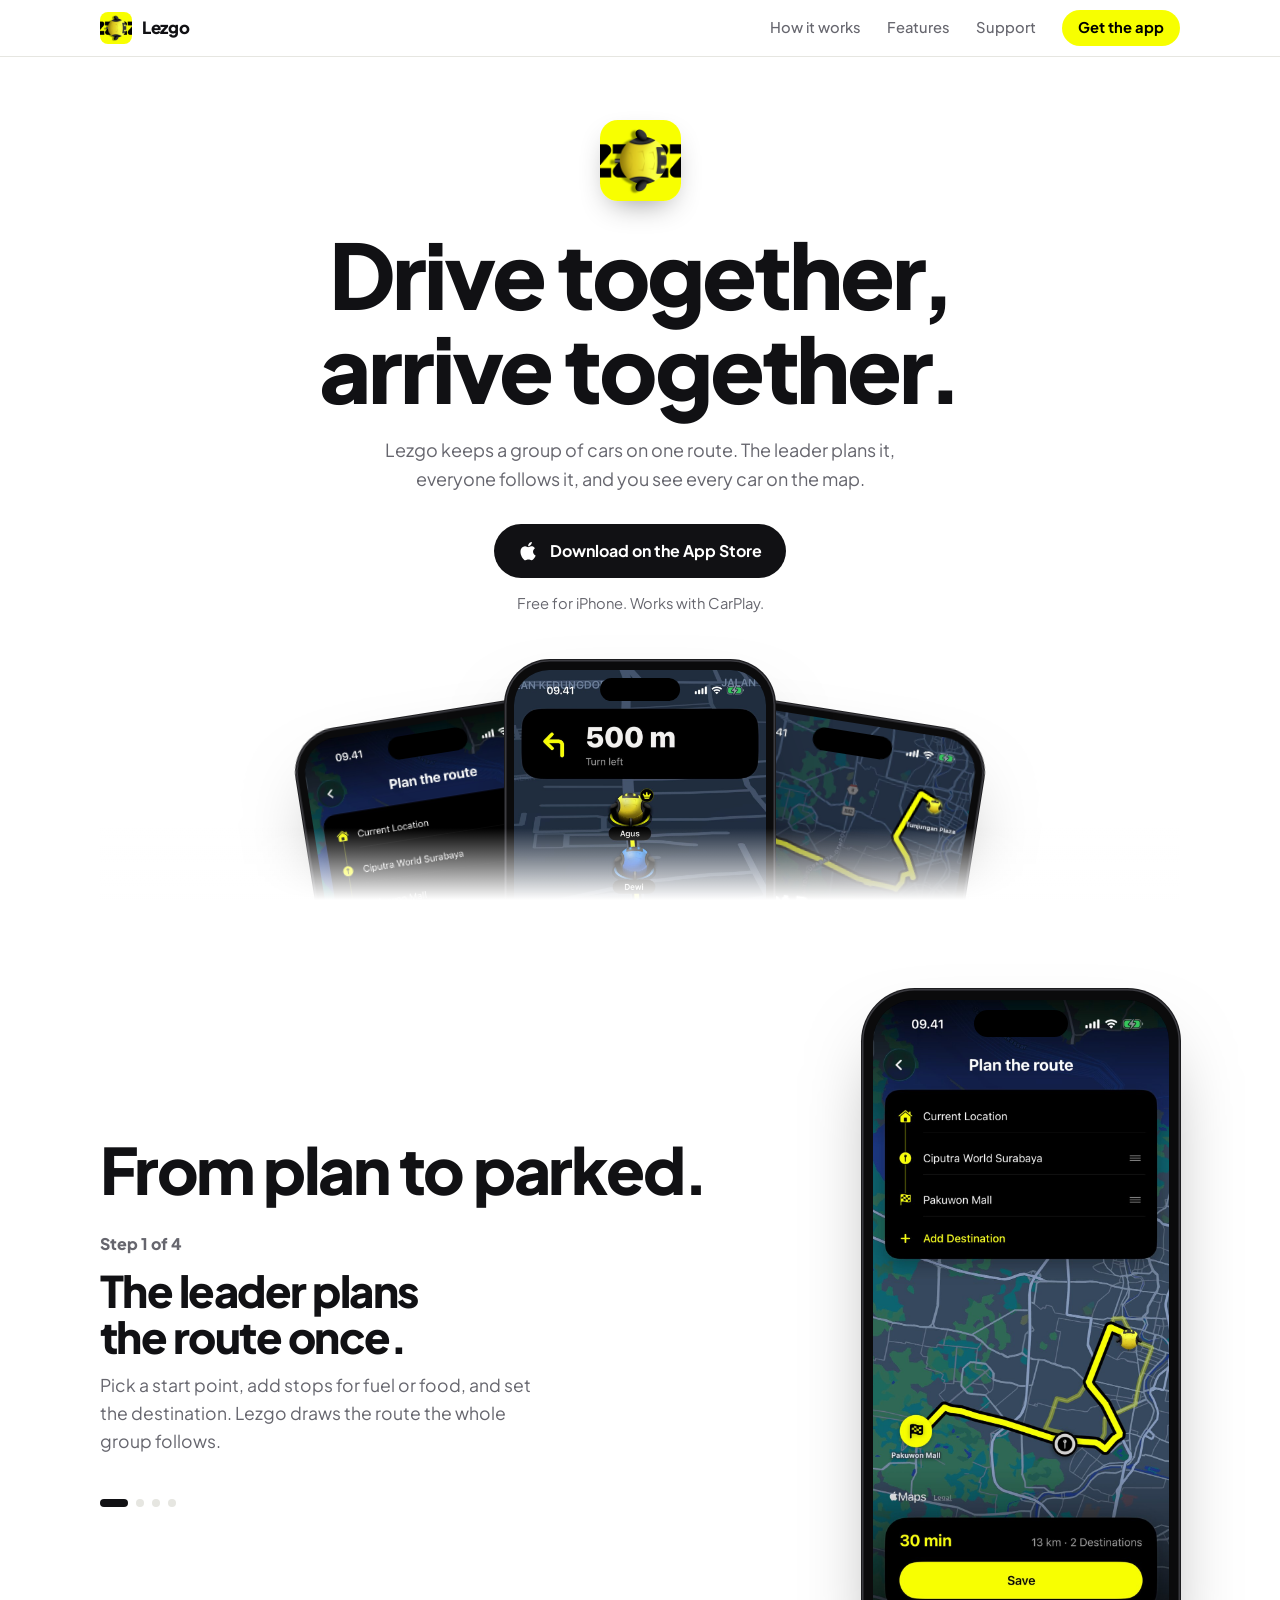
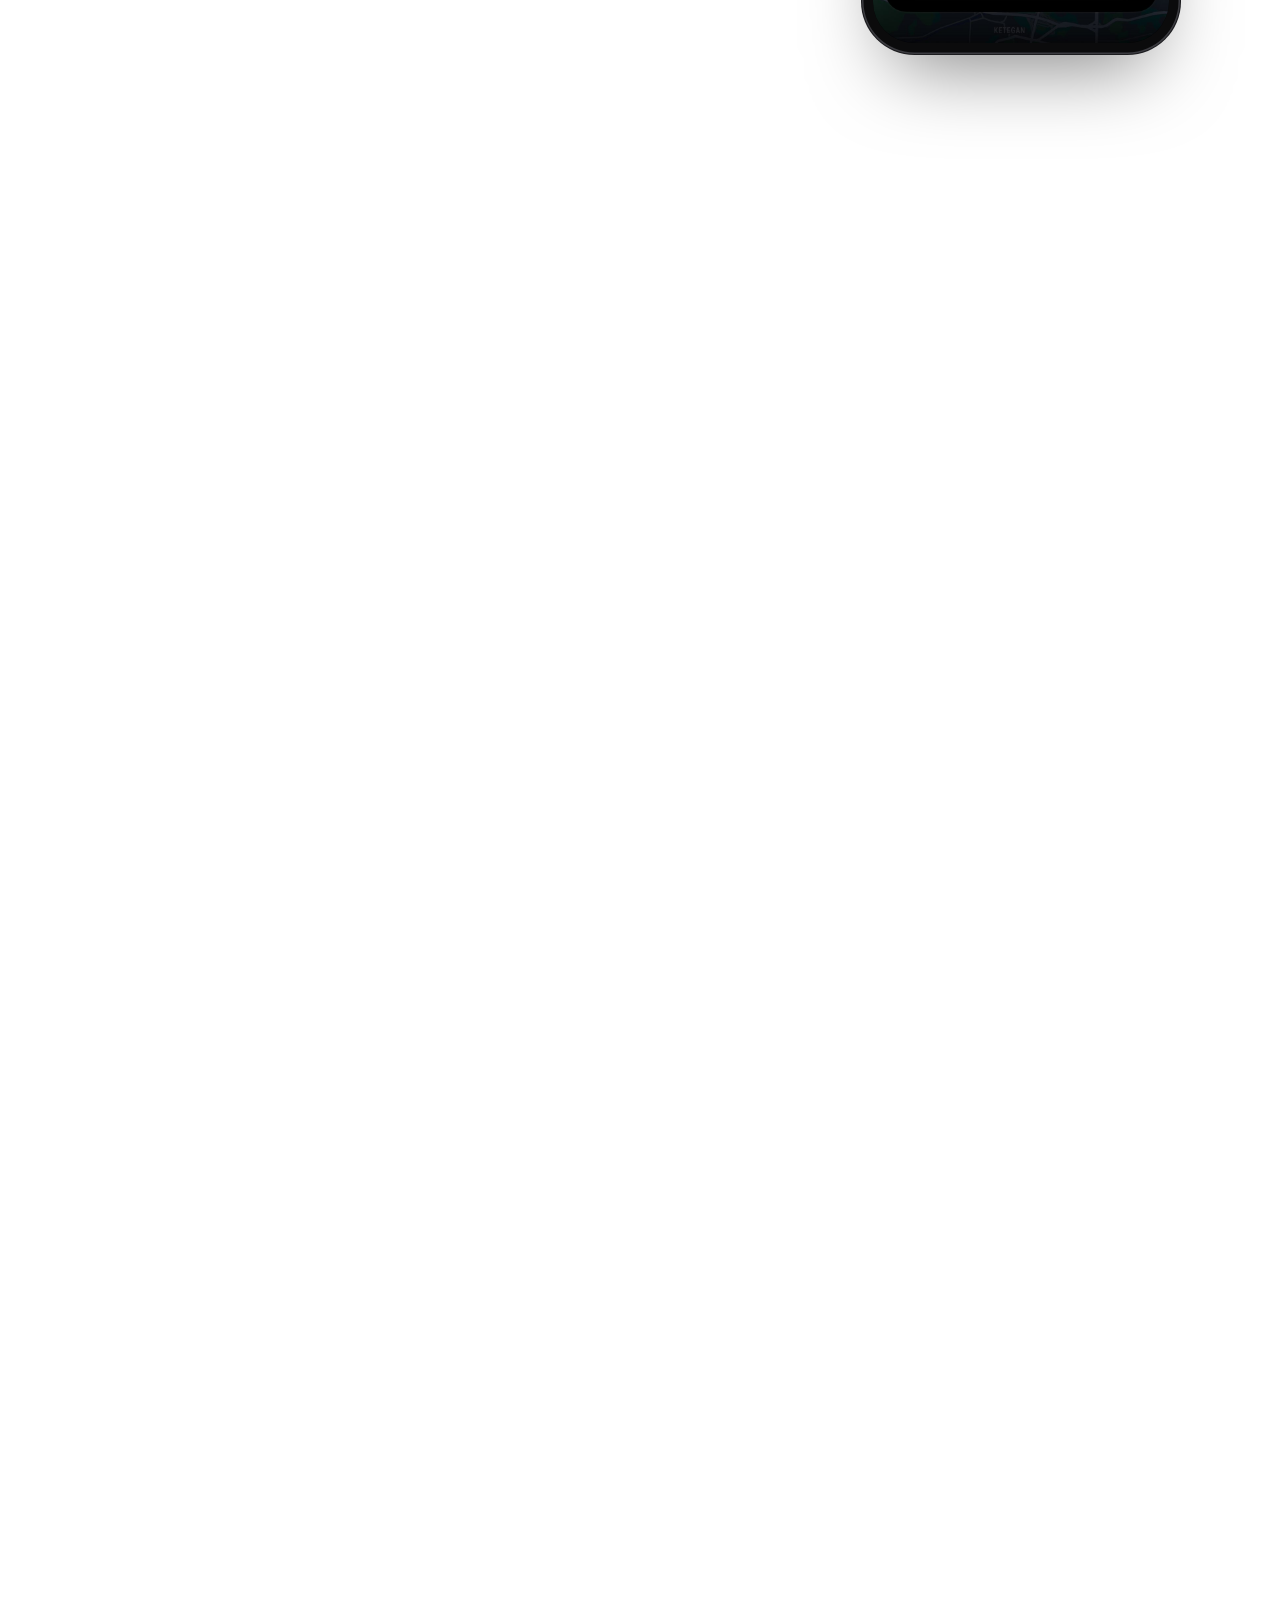
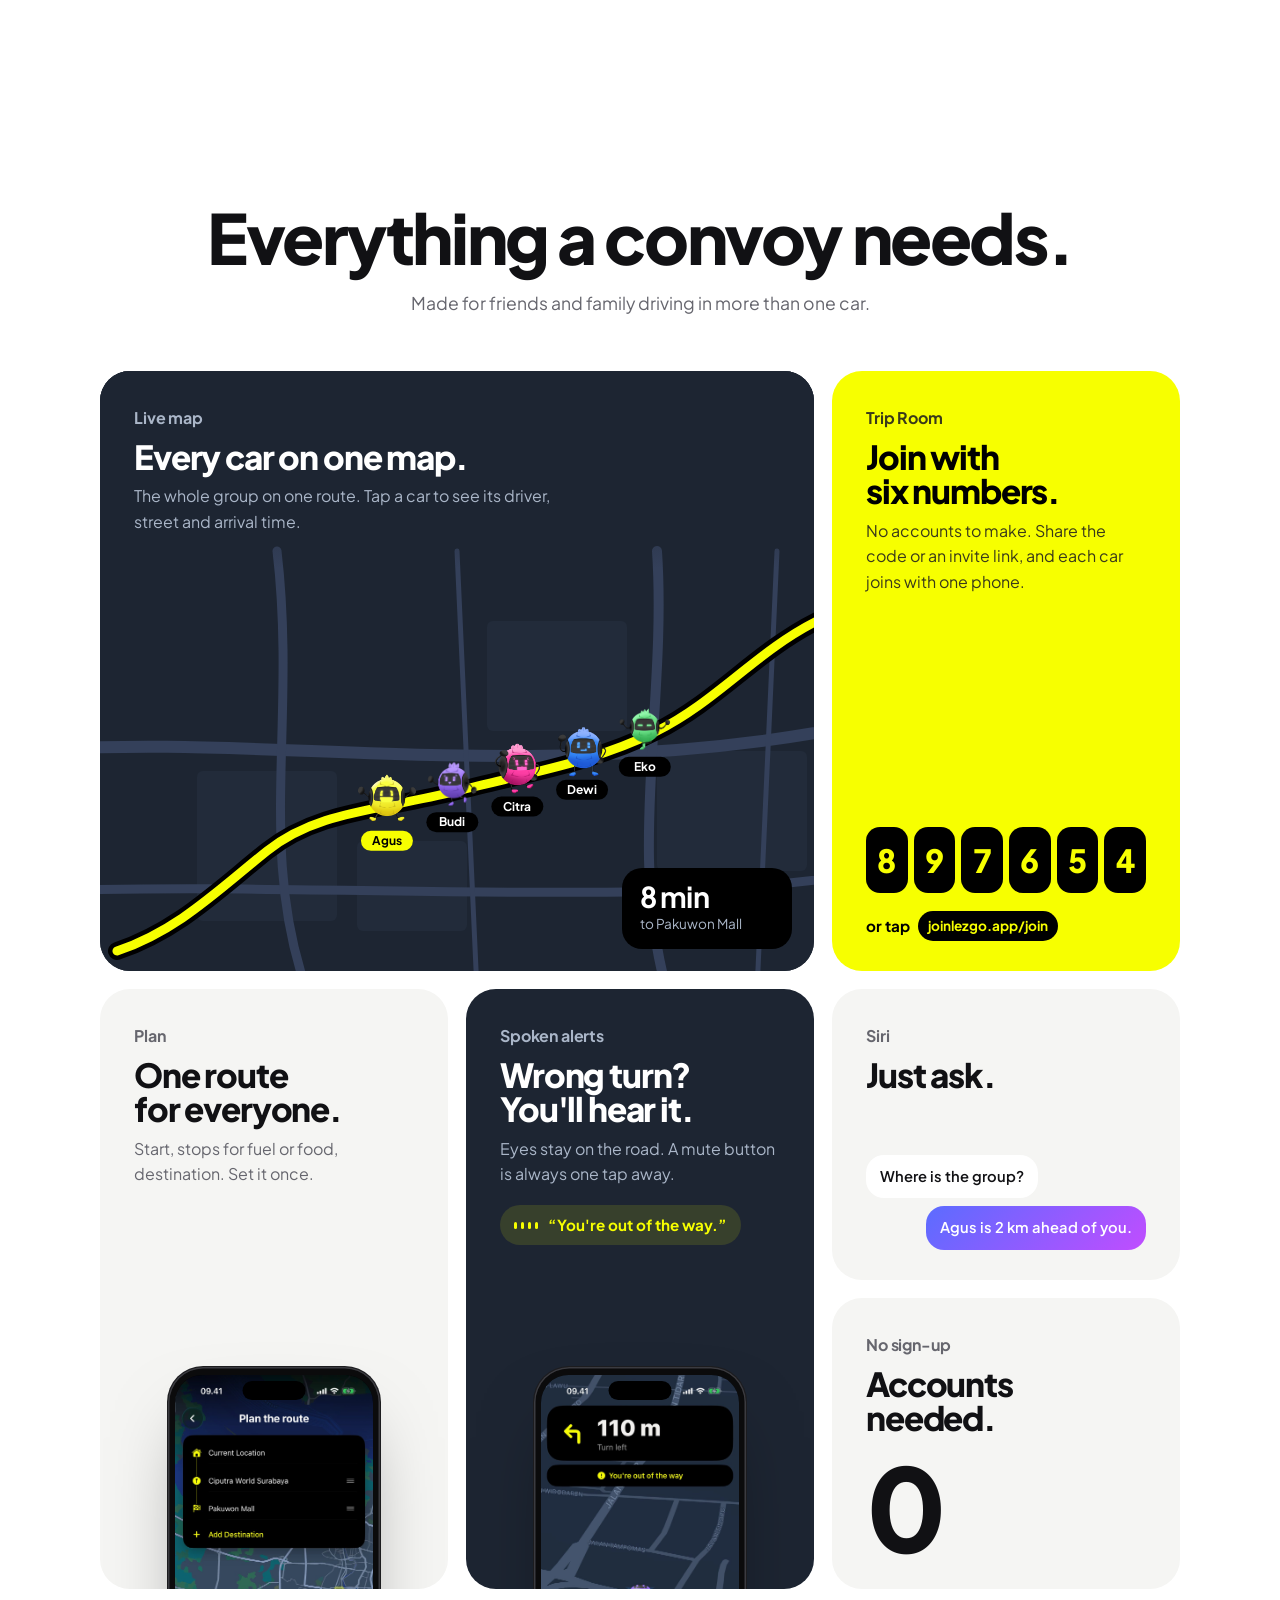
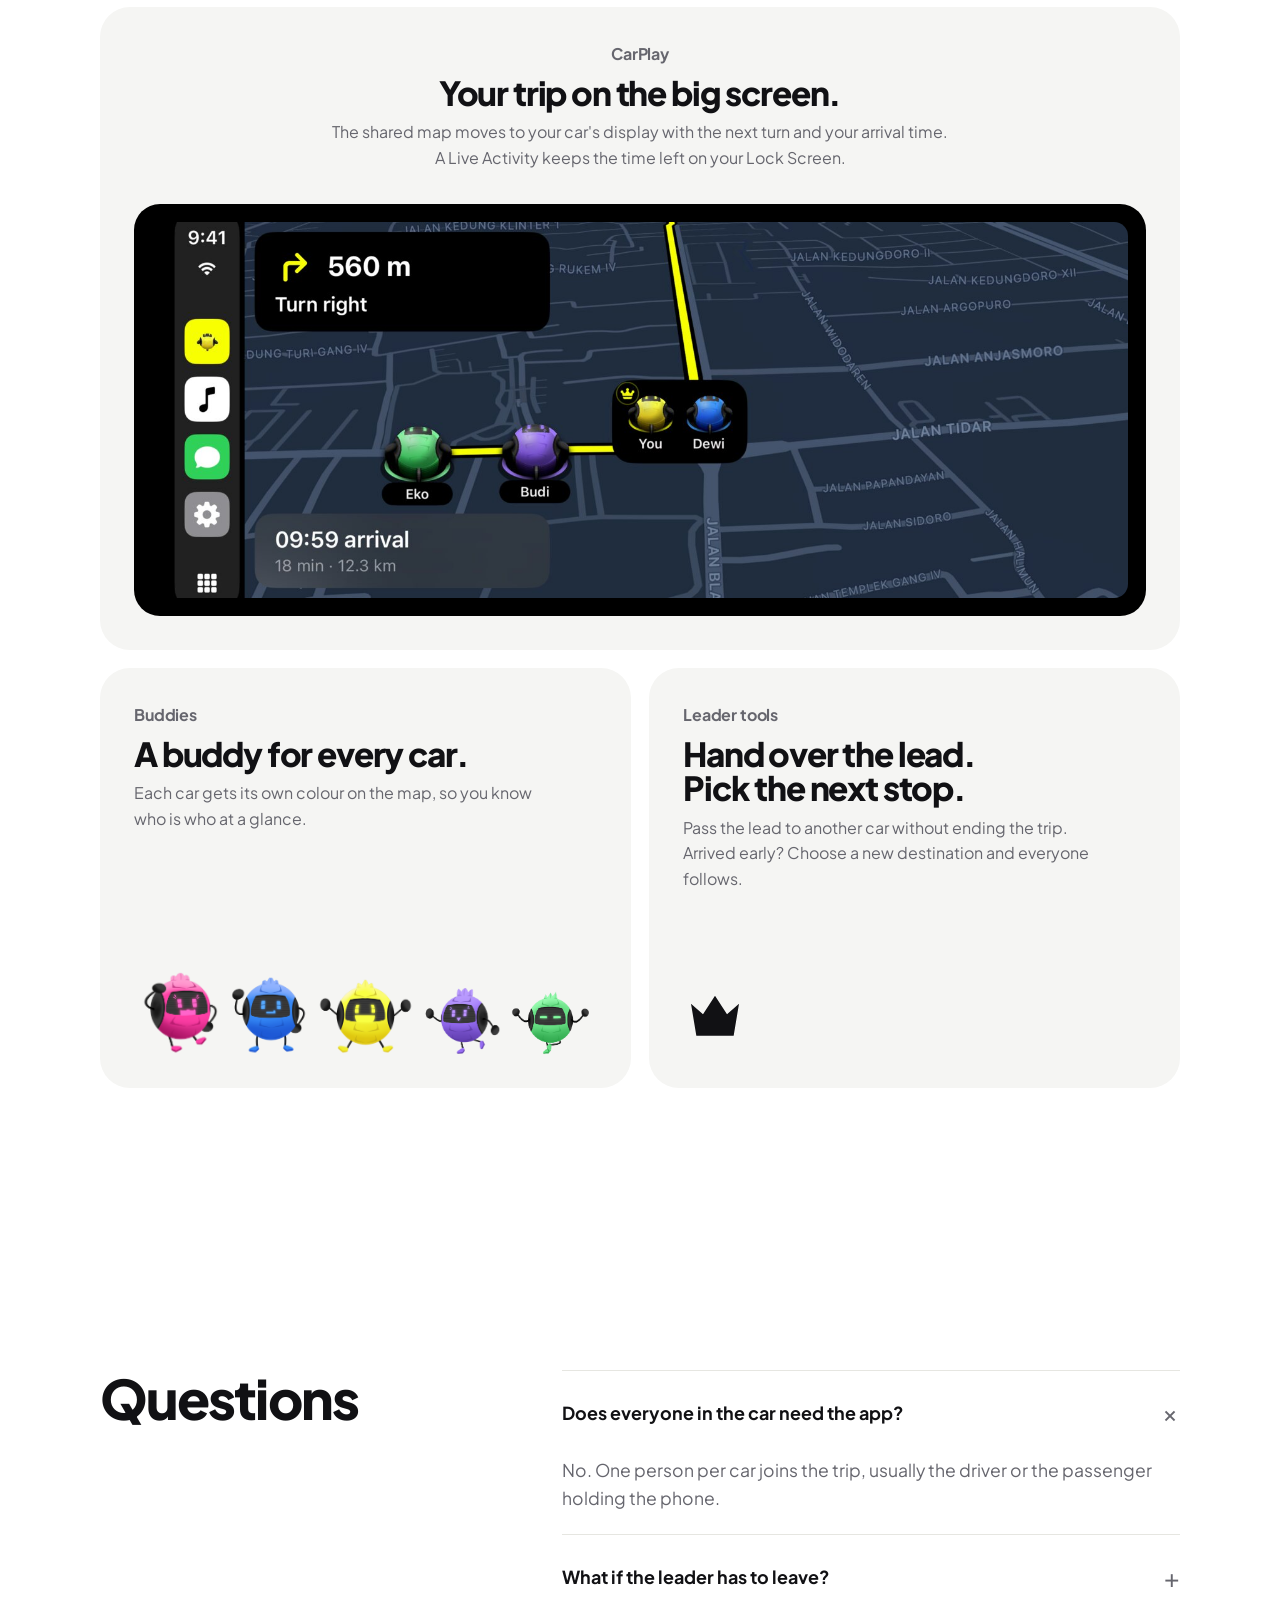
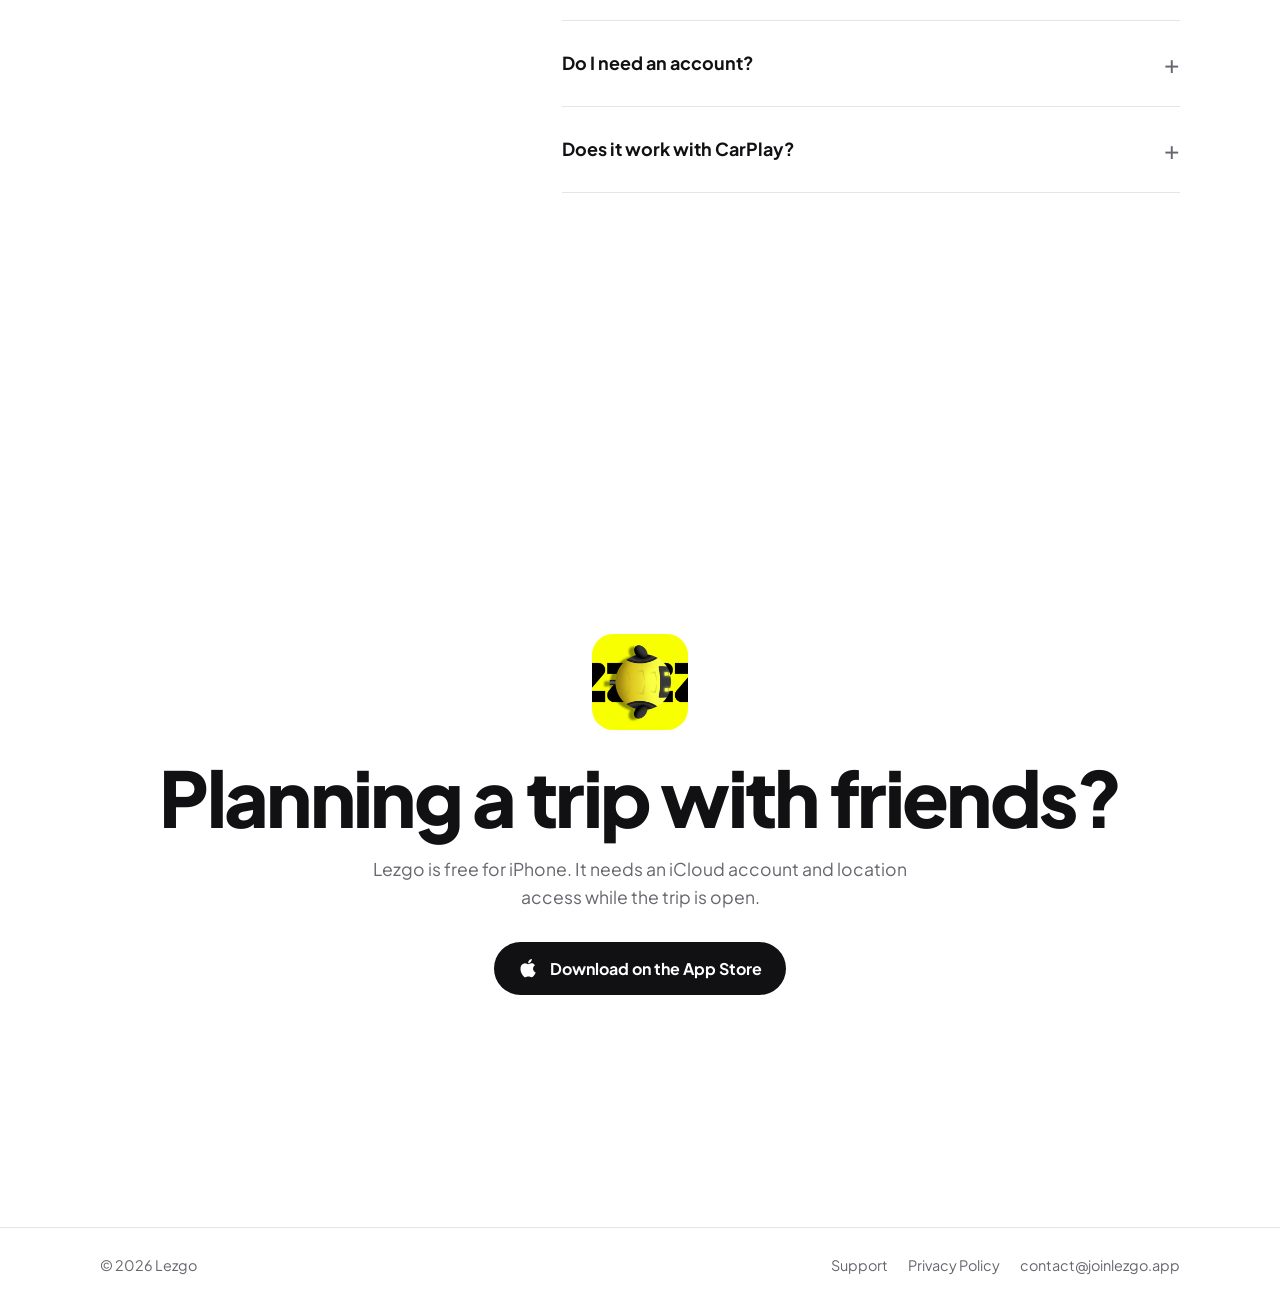
<file: index.html>
<!doctype html>
<html lang="en">
<head>
  <meta charset="utf-8">
  <meta name="viewport" content="width=device-width, initial-scale=1, viewport-fit=cover">
  <title>Lezgo: Road Trip Companion App for Group Drives</title>
  <meta name="description" content="Lezgo keeps a group of cars together on a road trip. The lead driver plans the route, and every car sees the same route and each other on the map.">
  <meta name="theme-color" content="#ffffff" media="(prefers-color-scheme: light)">
  <meta name="theme-color" content="#000000" media="(prefers-color-scheme: dark)">
  <meta name="google-site-verification" content="ezr8QoyxhpKBQfgFvhBN7sERydvG_peGl6Ruutikgs0">
  <link rel="canonical" href="https://joinlezgo.app/">
  <meta property="og:type" content="website">
  <meta property="og:site_name" content="Lezgo">
  <meta property="og:url" content="https://joinlezgo.app/">
  <meta property="og:title" content="Lezgo: Road Trip Companion App">
  <meta property="og:description" content="Plan the route once and keep every car together.">
  <meta property="og:image" content="https://joinlezgo.app/assets/og-lezgo-v2.jpg">
  <meta property="og:image:width" content="1200">
  <meta property="og:image:height" content="630">
  <meta name="twitter:card" content="summary_large_image">
  <meta name="apple-itunes-app" content="app-id=6826083177">
  <link rel="icon" href="/assets/favicon.png">
  <link rel="apple-touch-icon" href="/assets/app-icon-180.png">
  <link rel="preconnect" href="https://fonts.googleapis.com">
  <link rel="preconnect" href="https://fonts.gstatic.com" crossorigin>
  <link href="https://fonts.googleapis.com/css2?family=Plus+Jakarta+Sans:wght@400;500;600;700;800&display=swap" rel="stylesheet">
  <link rel="stylesheet" href="/styles.css">
  <script>
    // Turn on the landing page's motion before the first paint, unless the visitor asked for less motion.
    if (!matchMedia("(prefers-reduced-motion: reduce)").matches) document.documentElement.classList.add("motion");
  </script>
  <script type="application/ld+json">
{
    "@context": "https://schema.org",
    "@graph": [
      {
        "@type": "WebSite",
        "@id": "https://joinlezgo.app/#website",
        "name": "Lezgo",
        "url": "https://joinlezgo.app/"
      },
      {
        "@type": "MobileApplication",
        "name": "Lezgo: Road Trip Companion App",
        "alternateName": "Lezgo",
        "url": "https://joinlezgo.app/",
        "description": "Lezgo keeps a group of cars together on a road trip. The lead driver plans the route, and every car sees the same route and each other on the map.",
        "image": "https://joinlezgo.app/assets/app-icon-180.png",
        "operatingSystem": "iOS",
        "applicationCategory": "TravelApplication",
        "installUrl": "https://apps.apple.com/app/id6826083177",
        "sameAs": [
          "https://apps.apple.com/app/id6826083177"
        ],
        "offers": {
          "@type": "Offer",
          "price": "0",
          "priceCurrency": "USD"
        }
      },
      {
        "@type": "FAQPage",
        "mainEntity": [
          {
            "@type": "Question",
            "name": "Does everyone in the car need the app?",
            "acceptedAnswer": {
              "@type": "Answer",
              "text": "No. One person per car joins the trip, usually the driver or the passenger holding the phone."
            }
          },
          {
            "@type": "Question",
            "name": "What if the leader has to leave?",
            "acceptedAnswer": {
              "@type": "Answer",
              "text": "The leader can hand over the lead first. If the leader leaves without doing that, the trip ends for everyone."
            }
          },
          {
            "@type": "Question",
            "name": "Do I need an account?",
            "acceptedAnswer": {
              "@type": "Answer",
              "text": "No. Lezgo uses your iCloud account and needs location access only while the trip is open."
            }
          },
          {
            "@type": "Question",
            "name": "Does it work with CarPlay?",
            "acceptedAnswer": {
              "@type": "Answer",
              "text": "Yes. Plug in your iPhone and the shared map appears on your car's screen."
            }
          }
        ]
      }
    ]
  }
  </script>
</head>
<body>
  <a class="skip" href="#main">Skip to content</a>

  <header class="top">
    <div class="wrap">
      <a class="brand" href="/"><img src="/assets/app-icon-180.png" alt="" width="180" height="180">Lezgo</a>
      <nav aria-label="Site"><a href="#how">How it works</a><a href="#features">Features</a><a href="/support">Support</a><a class="get" href="https://apps.apple.com/app/id6826083177">Get the app</a></nav>
    </div>
  </header>

<main id="main">
  <section class="hero wrap" aria-labelledby="hero-title">
    <img class="icon rise-in" src="/assets/app-icon-180.png" alt="" width="180" height="180">
    <h1 class="rise-in" id="hero-title">Drive together, arrive together.</h1>
    <p class="rise-in">Lezgo keeps a group of cars on one route. The leader plans it, everyone follows it, and you see every car on the map.</p>
    <div class="rise-in"><a class="store" href="https://apps.apple.com/app/id6826083177"><svg viewBox="0 0 24 24" fill="currentColor" aria-hidden="true"><path d="M16.4 12.6c0-2.4 2-3.6 2.1-3.7-1.2-1.7-3-1.9-3.6-2-1.5-.2-3 .9-3.8.9-.8 0-2-.9-3.3-.9-1.7 0-3.3 1-4.2 2.5-1.8 3.1-.5 7.7 1.3 10.2.9 1.2 1.9 2.6 3.2 2.6 1.3-.1 1.8-.8 3.3-.8s2 .8 3.3.8c1.4 0 2.3-1.3 3.1-2.5 1-1.4 1.4-2.8 1.4-2.9-.1 0-2.8-1-2.8-4.2zM14 5.3c.7-.8 1.2-2 1-3.1-1 0-2.2.7-2.9 1.5-.6.7-1.2 1.9-1 3 1.1.1 2.2-.6 2.9-1.4z"/></svg>Download on the App Store</a></div>
    <div class="meta rise-in">Free for iPhone. Works with CarPlay.</div>
    <div class="fan" aria-hidden="true">
      <div class="phone left"><div class="screen"><img src="/assets/app-v2-plan-route.jpg" alt="" width="900" height="1957"></div></div>
      <div class="phone middle"><div class="screen"><img src="/assets/app-v2-trip-map.jpg" alt="" width="900" height="1957"></div></div>
      <div class="phone right"><div class="screen"><img src="/assets/app-v2-trip-room.jpg" alt="" width="900" height="1957"></div></div>
    </div>
  </section>

  <section class="story" id="how" aria-labelledby="how-title">
    <div class="story-pin wrap">
      <div class="story-copy">
        <h2 id="how-title">From plan to parked.</h2>
        <div class="below">
          <div class="steps">
            <article class="step"><span class="count">Step 1 of 4</span><h3>The leader plans the route once.</h3><p>Pick a start point, add stops for fuel or food, and set the destination. Lezgo draws the route the whole group follows.</p></article>
            <article class="step"><span class="count">Step 2 of 4</span><h3>Friends join with a 6-digit code.</h3><p>Share the room code or an invite link. One phone per car. Check the route and who is coming before you set off.</p></article>
            <article class="step"><span class="count">Step 3 of 4</span><h3>Every car on one map.</h3><p>Everyone follows the same turn-by-turn route. Tap a car to see its driver, street and arrival time.</p></article>
            <article class="step"><span class="count">Step 4 of 4</span><h3>Wrong turns get caught right away.</h3><p>Lezgo says it out loud, so eyes stay on the road. If the leader changes roads, the route updates for everyone.</p></article>
          </div>
          <div class="dots" aria-hidden="true"><span class="on"></span><span></span><span></span><span></span></div>
        </div>
      </div>
      <div class="stage">
        <div class="phone"><div class="screen">
          <img src="/assets/app-v2-plan-route.jpg" alt="Plan the route: from your location to Ciputra World Surabaya, then Pakuwon Mall, 30 minutes and 13 km" width="900" height="1957">
          <img src="/assets/app-v2-trip-room.jpg" alt="The Trip Room, Lez Get Ready: the route from Tunjungan Plaza to Pakuwon Mall, the participants and Start Trip" width="900" height="1957">
          <img src="/assets/app-v2-trip-map.jpg" alt="The trip map: Agus leads on the yellow route with Dewi, you and Eko behind; turn left in 500 m" width="900" height="1957">
          <img src="/assets/app-v2-off-route.jpg" alt="The trip map after a wrong turn, with the alert: You're out of the way" width="900" height="1957">
        </div></div>
      </div>
    </div>
  </section>

  <section class="features wrap" id="features" aria-labelledby="features-title">
    <div class="section-head">
      <h2 id="features-title">Everything a convoy needs.</h2>
      <p>Made for friends and family driving in more than one car.</p>
    </div>

    <div class="bento">
      <article class="tile dark map span-8 tall">
        <div class="copy">
          <span class="kicker">Live map</span>
          <h3>Every car on one map.</h3>
          <p>The whole group on one route. Tap a car to see its driver, street and arrival time.</p>
        </div>
        <svg viewBox="0 0 800 600" preserveAspectRatio="xMidYMax slice" role="img" aria-label="Five cars driving along a yellow route">
          <rect width="800" height="600" fill="#1d2532"/>
          <g fill="#222b3a"><rect x="430" y="250" width="140" height="110" rx="6"/><rect x="600" y="380" width="150" height="120" rx="6"/><rect x="140" y="400" width="140" height="150" rx="6"/><rect x="300" y="470" width="110" height="90" rx="6"/></g>
          <g fill="none" stroke="#34405a" stroke-linecap="round">
            <path stroke-width="12" d="M-20 380 C 200 360, 500 420, 820 350"/>
            <path stroke-width="9" d="M-20 520 C 300 510, 600 540, 820 500"/>
            <path stroke-width="9" d="M220 180 C 240 350, 200 480, 250 620"/>
            <path stroke-width="10" d="M600 180 C 610 330, 570 480, 610 620"/>
            <path stroke-width="5" d="M400 180 L 420 620"/><path stroke-width="5" d="M720 180 L 700 620"/>
          </g>
          <path id="map-route" d="M760 250 C 700 280, 660 330, 600 360 S 480 400, 400 420 S 260 440, 210 480 S 120 560, 60 580" fill="none" stroke="#000" stroke-width="18" stroke-linecap="round"/>
          <path class="route-draw" d="M760 250 C 700 280, 660 330, 600 360 S 480 400, 400 420 S 260 440, 210 480 S 120 560, 60 580" fill="none" stroke="#f7ff00" stroke-width="9" stroke-linecap="round"/>
          <g id="map-cars"></g>
        </svg>
        <div class="eta" aria-hidden="true"><strong id="map-eta">12 min</strong><span>to Pakuwon Mall</span></div>
      </article>

      <article class="tile sun span-4 tall">
        <span class="kicker">Trip Room</span>
        <h3>Join with six numbers.</h3>
        <p>No accounts to make. Share the code or an invite link, and each car joins with one phone.</p>
        <div class="code" role="img" aria-label="Example room code 8 9 7 6 5 4">
          <div class="digit" style="--v:8"><span><i>0</i><i>1</i><i>2</i><i>3</i><i>4</i><i>5</i><i>6</i><i>7</i><i>8</i><i>9</i></span></div>
          <div class="digit" style="--v:9"><span><i>0</i><i>1</i><i>2</i><i>3</i><i>4</i><i>5</i><i>6</i><i>7</i><i>8</i><i>9</i></span></div>
          <div class="digit" style="--v:7"><span><i>0</i><i>1</i><i>2</i><i>3</i><i>4</i><i>5</i><i>6</i><i>7</i><i>8</i><i>9</i></span></div>
          <div class="digit" style="--v:6"><span><i>0</i><i>1</i><i>2</i><i>3</i><i>4</i><i>5</i><i>6</i><i>7</i><i>8</i><i>9</i></span></div>
          <div class="digit" style="--v:5"><span><i>0</i><i>1</i><i>2</i><i>3</i><i>4</i><i>5</i><i>6</i><i>7</i><i>8</i><i>9</i></span></div>
          <div class="digit" style="--v:4"><span><i>0</i><i>1</i><i>2</i><i>3</i><i>4</i><i>5</i><i>6</i><i>7</i><i>8</i><i>9</i></span></div>
        </div>
        <div class="join-link">or tap <b>joinlezgo.app/join</b></div>
      </article>

      <article class="tile span-4 tall">
        <span class="kicker">Plan</span>
        <h3>One route for everyone.</h3>
        <p>Start, stops for fuel or food, destination. Set it once.</p>
        <div class="phone"><div class="screen"><img src="/assets/app-v2-plan-route.jpg" alt="Plan the route with a stop at Ciputra World Surabaya and the destination Pakuwon Mall" width="900" height="1957" loading="lazy"></div></div>
      </article>

      <article class="tile dark span-4 tall">
        <span class="kicker">Spoken alerts</span>
        <h3>Wrong turn? You'll hear it.</h3>
        <p>Eyes stay on the road. A mute button is always one tap away.</p>
        <div class="voice" aria-hidden="true"><span class="wave"><i></i><i></i><i></i><i></i></span>“You're out of the way.”</div>
        <div class="phone"><div class="screen"><img src="/assets/app-v2-off-route.jpg" alt="The trip map after a wrong turn, with the alert: You're out of the way" width="900" height="1957" loading="lazy"></div></div>
      </article>

      <div class="stack span-4">
        <article class="tile short">
          <span class="kicker">Siri</span>
          <h3>Just ask.</h3>
          <div class="chat"><span>Where is the group?</span><span class="answer">Agus is 2 km ahead of you.</span></div>
        </article>
        <article class="tile short">
          <span class="kicker">No sign-up</span>
          <h3>Accounts needed.</h3>
          <div class="big" aria-label="Zero">0</div>
        </article>
      </div>

      <article class="tile carplay span-12">
        <span class="kicker">CarPlay</span>
        <h3>Your trip on the big screen.</h3>
        <p>The shared map moves to your car's display with the next turn and your arrival time. A Live Activity keeps the time left on your Lock Screen.</p>
        <div class="dash"><img src="/assets/carplay-v2-trip-map.jpg" alt="Lezgo on CarPlay: the leader with Dewi, Budi and Eko on the yellow route, turn right in 560 m, arriving at 09:59" width="1560" height="600" loading="lazy"></div>
      </article>

      <article class="tile span-6 mid">
        <span class="kicker">Buddies</span>
        <h3>A buddy for every car.</h3>
        <p>Each car gets its own colour on the map, so you know who is who at a glance.</p>
        <div class="crew" aria-hidden="true"><img src="/assets/mascot-pink.png" alt="" width="350" height="370" loading="lazy"><img src="/assets/mascot-blue.png" alt="" width="372" height="367" loading="lazy"><img class="leader" src="/assets/mascot-yellow.png" alt="" width="448" height="351" loading="lazy"><img src="/assets/mascot-purple.png" alt="" width="450" height="375" loading="lazy"><img src="/assets/mascot-green.png" alt="" width="468" height="375" loading="lazy"></div>
      </article>
      <article class="tile span-6 mid">
        <span class="kicker">Leader tools</span>
        <h3>Hand over the lead. Pick the next stop.</h3>
        <p>Pass the lead to another car without ending the trip. Arrived early? Choose a new destination and everyone follows.</p>
        <div class="glyph" aria-hidden="true"><svg viewBox="0 0 24 24" fill="currentColor"><path d="m3 7 4.5 4L12 4l4.5 7L21 7l-2 12H5z"/></svg></div>
      </article>
    </div>
  </section>

  <section class="faq wrap" id="faq" aria-labelledby="faq-title">
    <h2 id="faq-title">Questions</h2>
    <div>
      <details open><summary>Does everyone in the car need the app?</summary><p>No. One person per car joins the trip, usually the driver or the passenger holding the phone.</p></details>
      <details><summary>What if the leader has to leave?</summary><p>The leader can hand over the lead first. If the leader leaves without doing that, the trip ends for everyone.</p></details>
      <details><summary>Do I need an account?</summary><p>No. Lezgo uses your iCloud account and needs location access only while the trip is open.</p></details>
      <details><summary>Does it work with CarPlay?</summary><p>Yes. Plug in your iPhone and the shared map appears on your car's screen.</p></details>
    </div>
  </section>
</main>

  <div class="finale">
    <section class="closing wrap" aria-labelledby="closing-title">
      <img class="icon" src="/assets/app-icon-180.png" alt="" width="180" height="180" loading="lazy">
      <h2 id="closing-title">Planning a trip with friends?</h2>
      <p>Lezgo is free for iPhone. It needs an iCloud account and location access while the trip is open.</p>
      <a class="store" href="https://apps.apple.com/app/id6826083177"><svg viewBox="0 0 24 24" fill="currentColor" aria-hidden="true"><path d="M16.4 12.6c0-2.4 2-3.6 2.1-3.7-1.2-1.7-3-1.9-3.6-2-1.5-.2-3 .9-3.8.9-.8 0-2-.9-3.3-.9-1.7 0-3.3 1-4.2 2.5-1.8 3.1-.5 7.7 1.3 10.2.9 1.2 1.9 2.6 3.2 2.6 1.3-.1 1.8-.8 3.3-.8s2 .8 3.3.8c1.4 0 2.3-1.3 3.1-2.5 1-1.4 1.4-2.8 1.4-2.9-.1 0-2.8-1-2.8-4.2zM14 5.3c.7-.8 1.2-2 1-3.1-1 0-2.2.7-2.9 1.5-.6.7-1.2 1.9-1 3 1.1.1 2.2-.6 2.9-1.4z"/></svg>Download on the App Store</a>
    </section>
    <footer class="footer">
      <div class="wrap">
        <span>© 2026 Lezgo</span>
        <nav aria-label="Footer"><a href="/support">Support</a><a href="/privacy">Privacy Policy</a><a href="mailto:contact@joinlezgo.app">contact@joinlezgo.app</a></nav>
      </div>
    </footer>
  </div>

  <script src="/assets/vendor/gsap.min.js" defer></script>
  <script src="/assets/vendor/ScrollTrigger.min.js" defer></script>
  <script src="/main.js" defer></script>
</body>
</html>
</file>
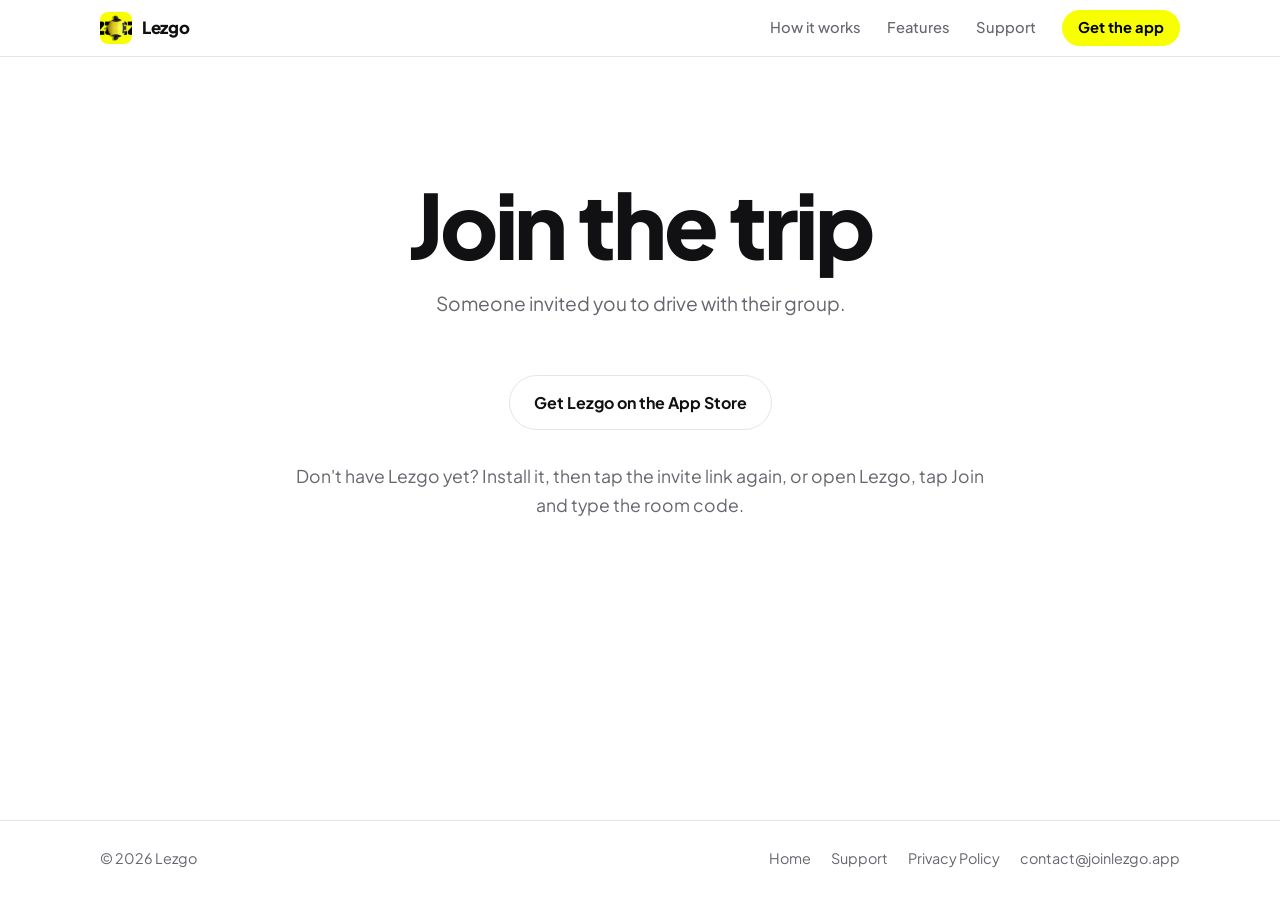
<file: join/index.html>
<!doctype html>
<html lang="en">
<head>
  <meta charset="utf-8">
  <meta name="viewport" content="width=device-width, initial-scale=1, viewport-fit=cover">
  <title>Join a Lezgo trip</title>
  <meta name="description" content="You were invited to a Lezgo trip. Open the invite in Lezgo, or type the room code.">
  <meta name="theme-color" content="#ffffff" media="(prefers-color-scheme: light)">
  <meta name="theme-color" content="#000000" media="(prefers-color-scheme: dark)">
  <meta name="robots" content="noindex">
  <meta name="apple-itunes-app" content="app-id=6826083177">
  <link rel="icon" href="/assets/favicon.png">
  <link rel="apple-touch-icon" href="/assets/app-icon-180.png">
  <link rel="preconnect" href="https://fonts.googleapis.com">
  <link rel="preconnect" href="https://fonts.gstatic.com" crossorigin>
  <link href="https://fonts.googleapis.com/css2?family=Plus+Jakarta+Sans:wght@400;500;600;700;800&display=swap" rel="stylesheet">
  <link rel="stylesheet" href="/styles.css">
</head>
<body class="doc-page">
  <a class="skip" href="#main">Skip to content</a>

  <header class="top">
    <div class="wrap">
      <a class="brand" href="/"><img src="/assets/app-icon-180.png" alt="" width="180" height="180">Lezgo</a>
      <nav aria-label="Site"><a href="/#how">How it works</a><a href="/#features">Features</a><a href="/support">Support</a><a class="get" href="https://apps.apple.com/app/id6826083177">Get the app</a></nav>
    </div>
  </header>

  <main id="main">
  <div class="doc-head wrap">
    <h1>Join the trip</h1>
    <p id="lede">Someone invited you to drive with their group.</p>
  </div>

  <div class="doc join wrap">
    <div class="digits" id="code" role="img" hidden></div>
    <div class="join-actions">
      <a class="store" id="open" href="lezgo://join" hidden>Open in Lezgo</a>
      <a class="ghost" href="https://apps.apple.com/app/id6826083177">Get Lezgo on the App Store</a>
    </div>
    <p>Don't have Lezgo yet? Install it, then tap the invite link again, or open Lezgo, tap Join and type the room code.</p>
  </div>
  </main>

  <footer class="footer">
    <div class="wrap">
      <span>© 2026 Lezgo</span>
      <nav aria-label="Footer"><a href="/">Home</a><a href="/support">Support</a><a href="/privacy">Privacy Policy</a><a href="mailto:contact@joinlezgo.app">contact@joinlezgo.app</a></nav>
    </div>
  </footer>

  <script>
    // Shows the code only; the app checks it again before joining.
    const code = new URLSearchParams(location.search).get("code") || "";
    if (/^[0-9]{6}$/.test(code)) {
      // One tile per digit, the same tiles the landing page uses for the room code.
      const codeElement = document.getElementById("code");
      for (const digit of code) {
        const tile = document.createElement("span");
        tile.textContent = digit;
        codeElement.appendChild(tile);
      }
      codeElement.setAttribute("aria-label", "Room code " + code.split("").join(" "));
      codeElement.hidden = false;
      const open = document.getElementById("open");
      open.href = "lezgo://join?code=" + code;
      open.hidden = false;
      document.getElementById("lede").textContent = "Someone invited you to drive with their group. Your room code:";
    }
  </script>
</body>
</html>
</file>
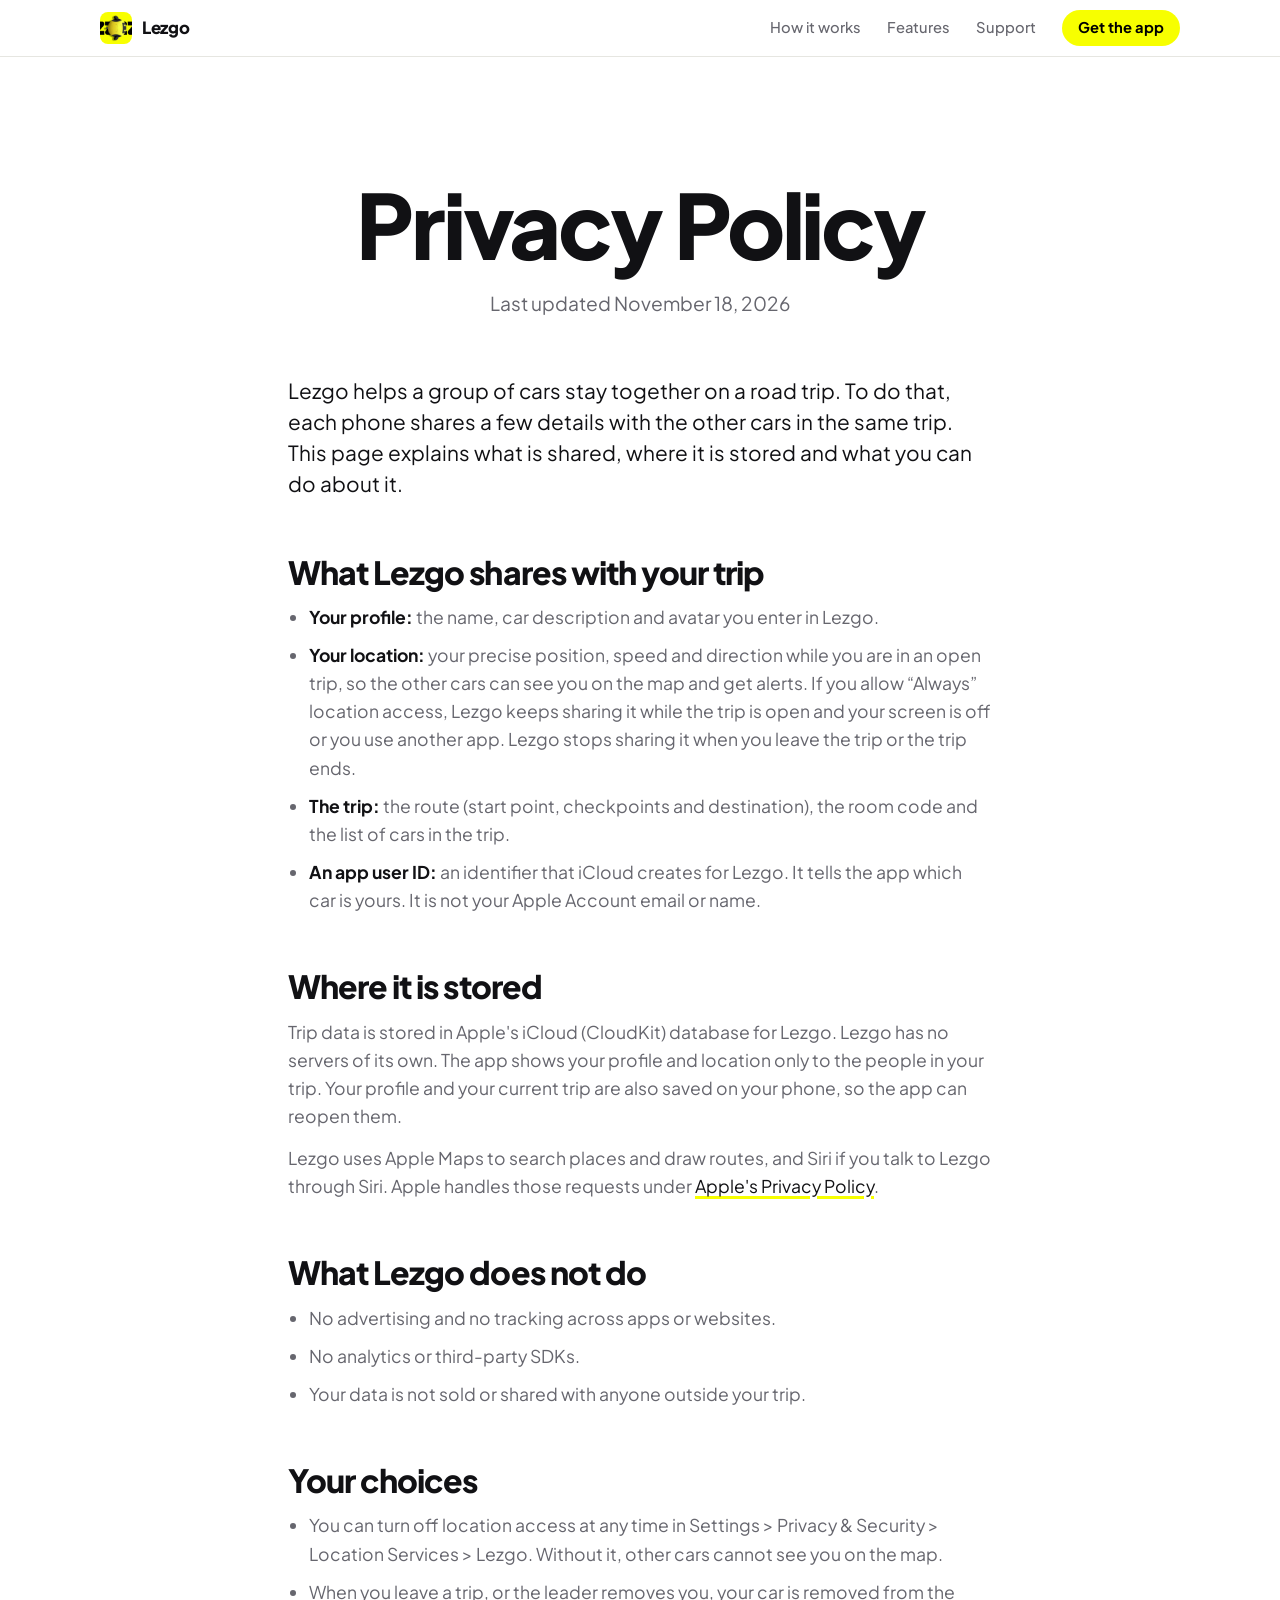
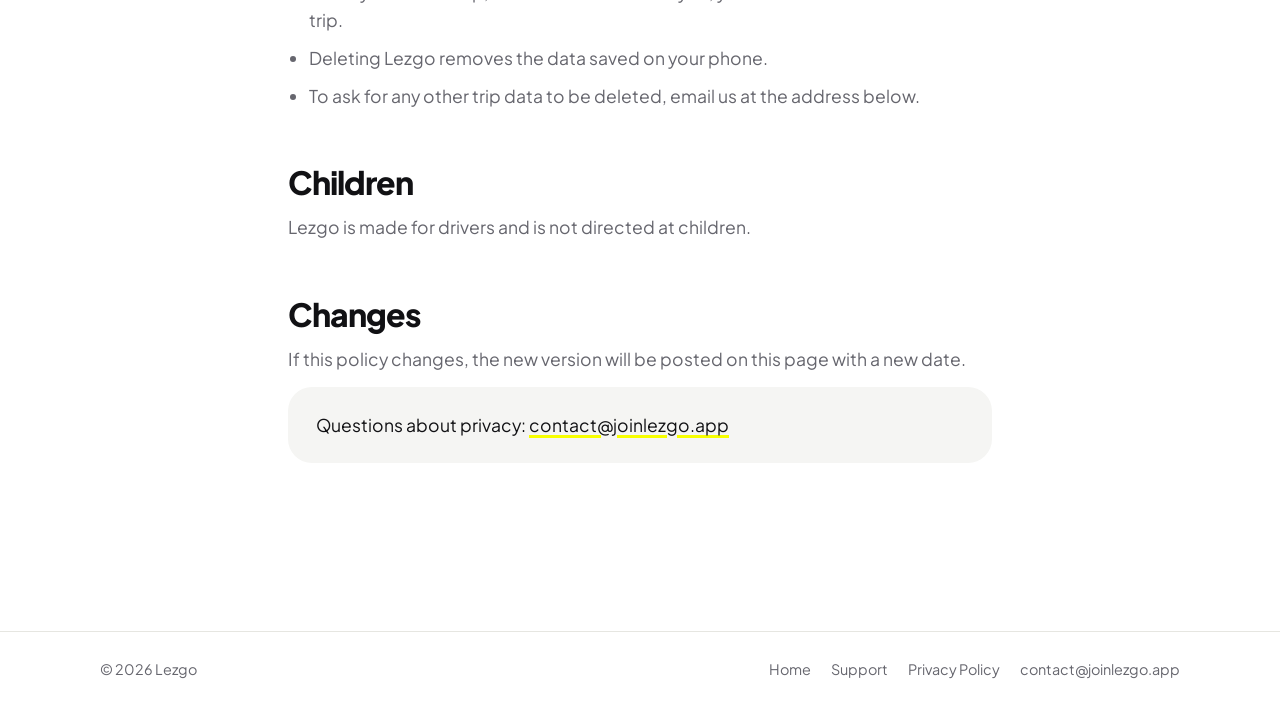
<file: privacy/index.html>
<!doctype html>
<html lang="en">
<head>
  <meta charset="utf-8">
  <meta name="viewport" content="width=device-width, initial-scale=1, viewport-fit=cover">
  <title>Privacy Policy · Lezgo</title>
  <meta name="description" content="What Lezgo shares with your trip, where it is stored and what you can do about it.">
  <meta name="theme-color" content="#ffffff" media="(prefers-color-scheme: light)">
  <meta name="theme-color" content="#000000" media="(prefers-color-scheme: dark)">
  <link rel="canonical" href="https://joinlezgo.app/privacy">
  <link rel="icon" href="/assets/favicon.png">
  <link rel="apple-touch-icon" href="/assets/app-icon-180.png">
  <link rel="preconnect" href="https://fonts.googleapis.com">
  <link rel="preconnect" href="https://fonts.gstatic.com" crossorigin>
  <link href="https://fonts.googleapis.com/css2?family=Plus+Jakarta+Sans:wght@400;500;600;700;800&display=swap" rel="stylesheet">
  <link rel="stylesheet" href="/styles.css">
</head>
<body class="doc-page">
  <a class="skip" href="#main">Skip to content</a>

  <header class="top">
    <div class="wrap">
      <a class="brand" href="/"><img src="/assets/app-icon-180.png" alt="" width="180" height="180">Lezgo</a>
      <nav aria-label="Site"><a href="/#how">How it works</a><a href="/#features">Features</a><a href="/support">Support</a><a class="get" href="https://apps.apple.com/app/id6826083177">Get the app</a></nav>
    </div>
  </header>

  <main id="main">
  <div class="doc-head wrap">
    <h1>Privacy Policy</h1>
    <p>Last updated November 18, 2026</p>
  </div>

  <div class="doc wrap">
    <p class="lede">Lezgo helps a group of cars stay together on a road trip. To do that, each phone shares a few details with the other cars in the same trip. This page explains what is shared, where it is stored and what you can do about it.</p>

    <h2>What Lezgo shares with your trip</h2>
    <ul>
      <li><strong>Your profile:</strong> the name, car description and avatar you enter in Lezgo.</li>
      <li><strong>Your location:</strong> your precise position, speed and direction while you are in an open trip, so the other cars can see you on the map and get alerts. If you allow “Always” location access, Lezgo keeps sharing it while the trip is open and your screen is off or you use another app. Lezgo stops sharing it when you leave the trip or the trip ends.</li>
      <li><strong>The trip:</strong> the route (start point, checkpoints and destination), the room code and the list of cars in the trip.</li>
      <li><strong>An app user ID:</strong> an identifier that iCloud creates for Lezgo. It tells the app which car is yours. It is not your Apple Account email or name.</li>
    </ul>

    <h2>Where it is stored</h2>
    <p>Trip data is stored in Apple's iCloud (CloudKit) database for Lezgo. Lezgo has no servers of its own. The app shows your profile and location only to the people in your trip. Your profile and your current trip are also saved on your phone, so the app can reopen them.</p>
    <p>Lezgo uses Apple Maps to search places and draw routes, and Siri if you talk to Lezgo through Siri. Apple handles those requests under <a href="https://www.apple.com/legal/privacy/">Apple's Privacy Policy</a>.</p>

    <h2>What Lezgo does not do</h2>
    <ul>
      <li>No advertising and no tracking across apps or websites.</li>
      <li>No analytics or third-party SDKs.</li>
      <li>Your data is not sold or shared with anyone outside your trip.</li>
    </ul>

    <h2>Your choices</h2>
    <ul>
      <li>You can turn off location access at any time in Settings &gt; Privacy &amp; Security &gt; Location Services &gt; Lezgo. Without it, other cars cannot see you on the map.</li>
      <li>When you leave a trip, or the leader removes you, your car is removed from the trip.</li>
      <li>Deleting Lezgo removes the data saved on your phone.</li>
      <li>To ask for any other trip data to be deleted, email us at the address below.</li>
    </ul>

    <h2>Children</h2>
    <p>Lezgo is made for drivers and is not directed at children.</p>

    <h2>Changes</h2>
    <p>If this policy changes, the new version will be posted on this page with a new date.</p>

    <div class="contact">
      <p>Questions about privacy: <a href="mailto:contact@joinlezgo.app">contact@joinlezgo.app</a></p>
    </div>
  </div>
  </main>

  <footer class="footer">
    <div class="wrap">
      <span>© 2026 Lezgo</span>
      <nav aria-label="Footer"><a href="/">Home</a><a href="/support">Support</a><a href="/privacy" aria-current="page">Privacy Policy</a><a href="mailto:contact@joinlezgo.app">contact@joinlezgo.app</a></nav>
    </div>
  </footer>
</body>
</html>
</file>
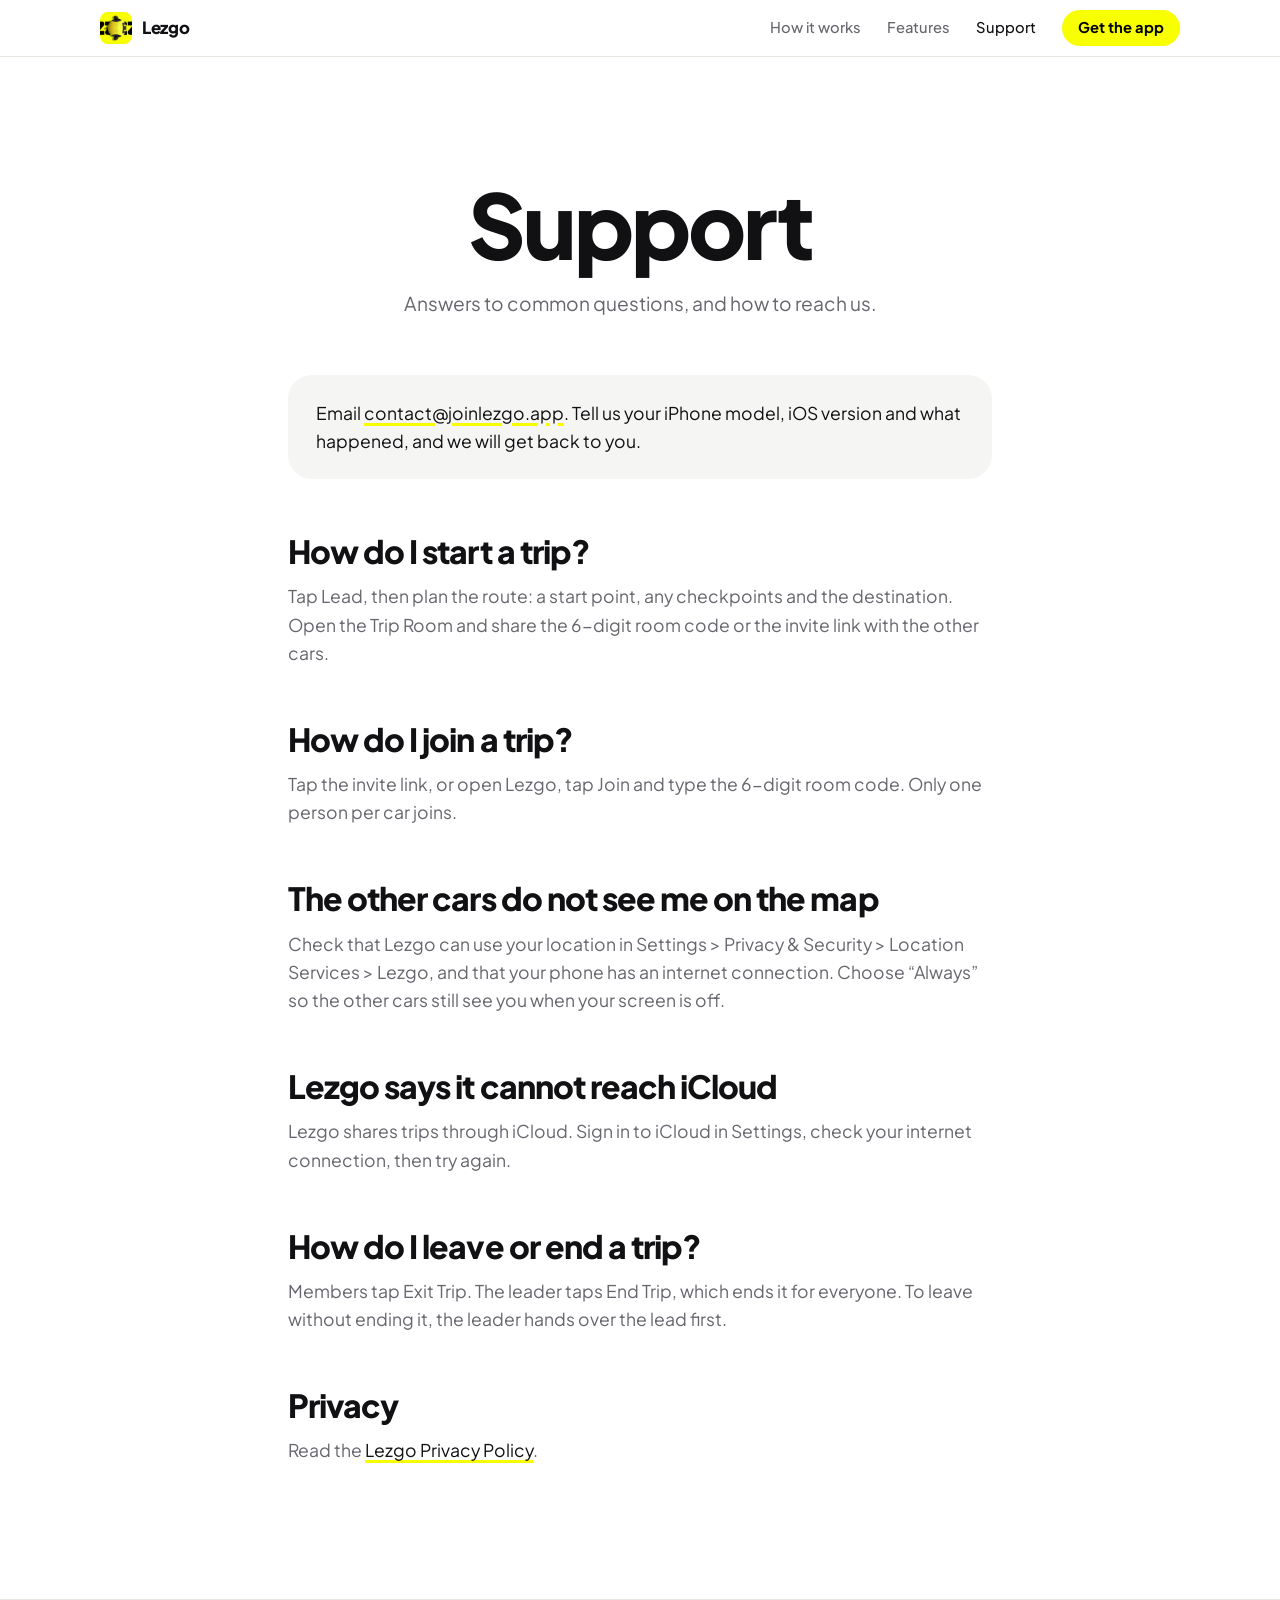
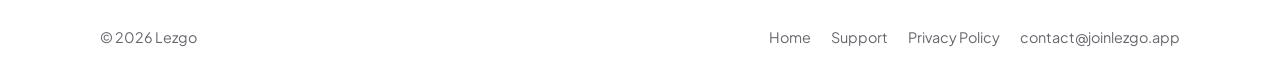
<file: support/index.html>
<!doctype html>
<html lang="en">
<head>
  <meta charset="utf-8">
  <meta name="viewport" content="width=device-width, initial-scale=1, viewport-fit=cover">
  <title>Support · Lezgo</title>
  <meta name="description" content="Get help with Lezgo: starting and joining trips, location, iCloud and leaving a trip.">
  <meta name="theme-color" content="#ffffff" media="(prefers-color-scheme: light)">
  <meta name="theme-color" content="#000000" media="(prefers-color-scheme: dark)">
  <link rel="canonical" href="https://joinlezgo.app/support">
  <link rel="icon" href="/assets/favicon.png">
  <link rel="apple-touch-icon" href="/assets/app-icon-180.png">
  <link rel="preconnect" href="https://fonts.googleapis.com">
  <link rel="preconnect" href="https://fonts.gstatic.com" crossorigin>
  <link href="https://fonts.googleapis.com/css2?family=Plus+Jakarta+Sans:wght@400;500;600;700;800&display=swap" rel="stylesheet">
  <link rel="stylesheet" href="/styles.css">
</head>
<body class="doc-page">
  <a class="skip" href="#main">Skip to content</a>

  <header class="top">
    <div class="wrap">
      <a class="brand" href="/"><img src="/assets/app-icon-180.png" alt="" width="180" height="180">Lezgo</a>
      <nav aria-label="Site"><a href="/#how">How it works</a><a href="/#features">Features</a><a href="/support" aria-current="page">Support</a><a class="get" href="https://apps.apple.com/app/id6826083177">Get the app</a></nav>
    </div>
  </header>

  <main id="main">
  <div class="doc-head wrap">
    <h1>Support</h1>
    <p>Answers to common questions, and how to reach us.</p>
  </div>

  <div class="doc wrap">
    <div class="contact">
      <p>Email <a href="mailto:contact@joinlezgo.app">contact@joinlezgo.app</a>. Tell us your iPhone model, iOS version and what happened, and we will get back to you.</p>
    </div>

    <h2>How do I start a trip?</h2>
    <p>Tap Lead, then plan the route: a start point, any checkpoints and the destination. Open the Trip Room and share the 6-digit room code or the invite link with the other cars.</p>

    <h2>How do I join a trip?</h2>
    <p>Tap the invite link, or open Lezgo, tap Join and type the 6-digit room code. Only one person per car joins.</p>

    <h2>The other cars do not see me on the map</h2>
    <p>Check that Lezgo can use your location in Settings &gt; Privacy &amp; Security &gt; Location Services &gt; Lezgo, and that your phone has an internet connection. Choose “Always” so the other cars still see you when your screen is off.</p>

    <h2>Lezgo says it cannot reach iCloud</h2>
    <p>Lezgo shares trips through iCloud. Sign in to iCloud in Settings, check your internet connection, then try again.</p>

    <h2>How do I leave or end a trip?</h2>
    <p>Members tap Exit Trip. The leader taps End Trip, which ends it for everyone. To leave without ending it, the leader hands over the lead first.</p>

    <h2>Privacy</h2>
    <p>Read the <a href="/privacy">Lezgo Privacy Policy</a>.</p>
  </div>
  </main>

  <footer class="footer">
    <div class="wrap">
      <span>© 2026 Lezgo</span>
      <nav aria-label="Footer"><a href="/">Home</a><a href="/support" aria-current="page">Support</a><a href="/privacy">Privacy Policy</a><a href="mailto:contact@joinlezgo.app">contact@joinlezgo.app</a></nav>
    </div>
  </footer>
</body>
</html>
</file>
<file: styles.css>
/* Lezgo website: "Showroom". A calm product page in the visitor's light or dark mode, with brand yellow only
   where the app itself is yellow. Colors, logo and mascots come from the app's asset catalog; the app's screens
   are simulator screenshots shown in one CSS iPhone frame that draws the Dynamic Island the same way on every
   screen. The landing page's motion lives in main.js; every page reads fine without it. */

:root {
  --bg: #ffffff;
  --tile: #f5f5f3;
  --ink: #111114;
  --soft: #66666e;
  --line: #e6e6e1;
  --brand: #f7ff00;      /* BrandYellow */
  --night: #1d2532;      /* the app's night map */
  --street: #34405a;
  --type: "Plus Jakarta Sans", "Helvetica Neue", Arial, sans-serif;
  --ease: cubic-bezier(.2, .8, .2, 1);
  --header: 57px;
  --screen: calc(100svh - var(--header));
  --gutter: max(20px, env(safe-area-inset-left, 0px));
  --gutter-end: max(20px, env(safe-area-inset-right, 0px));
  color-scheme: light dark;
}
@media (prefers-color-scheme: dark) {
  :root { --bg: #000000; --tile: #161618; --ink: #f5f5f2; --soft: #9d9da6; --line: #26262a; }
}

*, *::before, *::after { box-sizing: border-box; }
[hidden] { display: none !important; }
html { -webkit-text-size-adjust: 100%; background: var(--bg); scroll-padding-top: var(--header); }
body { margin: 0; background: var(--bg); color: var(--ink); font-family: var(--type); font-size: 1.1rem; line-height: 1.6; overflow-x: clip; -webkit-font-smoothing: antialiased; }
img { display: block; max-width: 100%; height: auto; }
a { color: inherit; }
a:focus-visible, button:focus-visible, summary:focus-visible { outline: 3px solid var(--ink); outline-offset: 4px; border-radius: 10px; }
h1, h2, h3 { margin: 0; font-weight: 800; line-height: 1.04; letter-spacing: -0.035em; text-wrap: balance; }
::selection { background: var(--brand); color: #000; }
.wrap { width: 100%; max-width: 1120px; margin-inline: auto; padding-left: var(--gutter); padding-right: var(--gutter-end); }

.skip { position: absolute; left: 16px; top: -80px; z-index: 20; padding: 10px 16px; border-radius: 12px; background: var(--brand); color: #000; font-weight: 700; text-decoration: none; }
.skip:focus { top: 16px; }

/* buttons */
.store { display: inline-flex; align-items: center; gap: 10px; background: var(--ink); color: var(--bg); text-decoration: none; padding: 14px 24px; border-radius: 999px; font-weight: 700; font-size: 1rem; min-height: 52px; transition: transform .25s var(--ease); }
.store:hover { transform: scale(1.03); }
.store:active { transform: scale(.97); }
.store svg { width: 22px; height: 22px; flex: none; }
.ghost { display: inline-flex; align-items: center; min-height: 52px; padding: 14px 24px; border-radius: 999px; border: 1px solid var(--line); text-decoration: none; font-weight: 700; font-size: 1rem; }
.ghost:hover { background: var(--tile); }

/* header */
body::before { content: ""; position: fixed; inset: 0 0 auto; height: env(safe-area-inset-top, 0px); z-index: 10; background: var(--bg); }
.top { position: sticky; top: env(safe-area-inset-top, 0px); z-index: 10; height: var(--header); background: color-mix(in srgb, var(--bg) 80%, transparent); backdrop-filter: blur(20px) saturate(160%); -webkit-backdrop-filter: blur(20px) saturate(160%); border-bottom: 1px solid var(--line); }
.top .wrap { height: 100%; display: flex; align-items: center; justify-content: space-between; gap: 16px; }
.brand { display: flex; align-items: center; gap: 10px; font-weight: 800; text-decoration: none; font-size: 1.05rem; letter-spacing: -0.02em; min-height: 44px; }
.brand img { width: 32px; border-radius: 8px; }
.top nav { display: flex; gap: 26px; align-items: center; font-size: .92rem; font-weight: 500; }
.top nav a { text-decoration: none; color: var(--soft); transition: color .2s; }
.top nav a:hover, .top nav a[aria-current="page"] { color: var(--ink); }
.top nav .get { display: inline-flex; align-items: center; min-height: 36px; background: var(--brand); color: #000; padding: 0 16px; border-radius: 999px; font-weight: 700; }
.top nav .get:hover { color: #000; }

/* The iPhone: one frame for every screen. Sizes follow --w; the Dynamic Island sits exactly over the one in the
   simulator screenshots, so screens with a black top and screens with a map top look the same. */
.phone { --w: 300px; --s: calc(var(--w) * .93); position: relative; width: var(--w); flex: none; padding: calc(var(--w) * .035); border-radius: calc(var(--w) * .165); background: #0b0b0c; box-shadow: inset 0 0 0 1.5px #3b3b40, 0 0 0 1px #1c1c1f, 0 40px 80px -30px rgba(0, 0, 0, .5); }
.phone .screen { position: relative; overflow: hidden; aspect-ratio: 1206 / 2622; border-radius: calc(var(--w) * .13); background: #000; }
.phone .screen img { position: absolute; inset: 0; width: 100%; height: 100%; object-fit: cover; }
.phone .screen::after { content: ""; position: absolute; z-index: 5; left: 50%; top: calc(var(--s) * .033); width: calc(var(--s) * .318); height: calc(var(--s) * .094); transform: translateX(-50%); border-radius: 999px; background: #000; }

/* ---------- Landing page ---------- */

/* Hero: fills the first screen. One load sequence, then the phones fan open. */
.hero { height: var(--screen); min-height: 540px; display: flex; flex-direction: column; align-items: center; text-align: center; padding-top: clamp(28px, 7svh, 84px); overflow: hidden; }
.hero .icon { width: clamp(64px, 9svh, 84px); border-radius: 22%; margin: 0 auto clamp(16px, 3svh, 26px); box-shadow: 0 12px 30px -12px rgba(0, 0, 0, .45); }
.hero h1 { font-size: clamp(2.9rem, min(8.4vw, 10svh), 6.8rem); max-width: 12ch; margin: 0 auto clamp(14px, 2.4svh, 22px); }
.hero p { margin: 0 auto clamp(20px, 3.4svh, 32px); max-width: 44ch; color: var(--soft); font-size: clamp(1.05rem, 2svh, 1.22rem); }
.hero .meta { margin-top: 14px; color: var(--soft); font-size: .92rem; }
.fan { position: relative; flex: 1 1 0; min-height: 140px; width: 100%; margin-top: clamp(24px, 5svh, 64px); }
.fan::after { content: ""; position: absolute; inset: auto 0 0; height: 30%; background: linear-gradient(transparent, var(--bg)); z-index: 3; }
.fan .phone { --w: clamp(170px, min(25vw, 30svh), 310px); position: absolute; left: 50%; top: 0; margin-left: calc(var(--w) / -2); }
.fan .middle { z-index: 2; }
.fan .left { transform: translate(-64%, 9%) rotate(-9deg); }
.fan .right { transform: translate(64%, 9%) rotate(9deg); }
.motion .hero .rise-in { animation: riseIn 1s var(--ease) both; }
.motion .hero .rise-in:nth-child(2) { animation-delay: .08s; }
.motion .hero .rise-in:nth-child(3) { animation-delay: .16s; }
.motion .hero .rise-in:nth-child(4) { animation-delay: .24s; }
.motion .hero .rise-in:nth-child(5) { animation-delay: .32s; }
.motion .fan .middle { animation: phoneUp 1.2s var(--ease) .25s both; }
.motion .fan .left, .motion .fan .right { animation: fanOut 1.3s var(--ease) .45s both; }
@keyframes riseIn { from { opacity: 0; transform: translateY(24px); } }
@keyframes phoneUp { from { opacity: 0; transform: translateY(30%); } }
@keyframes fanOut { from { opacity: 0; transform: translate(0, 30%) rotate(0); } }

/* How it works. Without motion it is a plain list beside the first screen. With motion (main.js) the section pins
   for one screen and scrolling moves through the four steps: the step's text slides out up and the next slides in
   from below, while the next app screen slides up inside the phone. */
.story { position: relative; }
.story-pin { min-height: var(--screen); display: grid; grid-template-columns: minmax(0, 1fr) auto; align-items: center; gap: clamp(32px, 6vw, 96px); padding-block: 48px; }
.story-copy { display: grid; gap: 28px; align-content: center; }
.story-copy h2 { font-size: clamp(2.4rem, 5vw, 4.2rem); }
.below { display: grid; gap: 28px; }
.steps { display: grid; gap: 40px; }
.step { display: grid; gap: 12px; max-width: 460px; }
.step .count { font-weight: 800; color: var(--soft); font-size: 1rem; }
.step h3 { font-size: clamp(1.9rem, 3.4vw, 3rem); }
.step p { margin: 0; color: var(--soft); }
.stage { display: grid; place-items: center; }
.stage .phone { --w: clamp(220px, min(30vw, calc((var(--screen) - 120px) * .44)), 340px); }
.dots { display: none; }

.pinned .story-pin { height: var(--screen); min-height: 0; padding-block: 24px; }
.pinned .steps { position: relative; display: block; height: 15rem; }
.pinned .step { position: absolute; inset: 0 0 auto; }
.pinned .step + .step { visibility: hidden; opacity: 0; }
.pinned .dots { display: flex; gap: 8px; }
.dots span { width: 8px; height: 8px; border-radius: 4px; background: var(--line); transition: width .35s var(--ease), background .35s; }
.dots span.on { width: 28px; background: var(--ink); }

/* Features: an Apple-style bento. Every tile shows its feature working. */
.features { padding-block: clamp(80px, 12svh, 140px) 0; }
.section-head { text-align: center; margin-bottom: clamp(32px, 6svh, 56px); }
.section-head h2 { font-size: clamp(2.4rem, 5.4vw, 4.4rem); }
.section-head p { color: var(--soft); margin: 16px auto 0; max-width: 48ch; }
.bento { display: grid; grid-template-columns: repeat(12, minmax(0, 1fr)); gap: 18px; }
.tile { position: relative; overflow: hidden; border-radius: 30px; background: var(--tile); padding: 34px 34px 0; display: flex; flex-direction: column; min-width: 0; isolation: isolate; container-type: inline-size; }
.tile h3 { font-size: clamp(1.6rem, 2.6vw, 2.2rem); }
.tile .kicker { display: block; font-weight: 700; font-size: 1rem; color: var(--soft); margin-bottom: 8px; letter-spacing: -0.01em; }
.tile p { margin: 10px 0 0; color: var(--soft); font-size: 1rem; max-width: 36ch; }
.tile.dark { background: var(--night); color: #fff; }
.tile.dark p, .tile.dark .kicker { color: #aab6c8; }
.tile.sun { background: var(--brand); color: #000; }
.tile.sun p, .tile.sun .kicker { color: #3a3a1a; }
.span-8 { grid-column: span 8; } .span-6 { grid-column: span 6; } .span-4 { grid-column: span 4; } .span-12 { grid-column: span 12; }
.tall { min-height: 600px; } .mid { min-height: 420px; } .short { min-height: 291px; }
.stack { display: grid; gap: 18px; grid-template-rows: 1fr 1fr; }

/* map tile: the route draws itself, then the five buddies drive along it */
.tile.map { padding: 0; }
.tile.map .copy { position: relative; z-index: 2; padding: 34px; background: linear-gradient(var(--night) 45%, transparent); }
.tile.map svg { position: absolute; inset: 0; width: 100%; height: 100%; z-index: 1; }
.route-draw { stroke-dasharray: 1400; stroke-dashoffset: 0; }
.shown .route-draw { animation: draw 2.2s var(--ease) both; }
@keyframes draw { from { stroke-dashoffset: 1400; } }
.car-label { font: 700 12px var(--type); fill: #fff; }
.eta { position: absolute; z-index: 2; right: 22px; bottom: 22px; background: #000; color: #fff; border-radius: 20px; padding: 14px 18px; display: grid; gap: 2px; min-width: 170px; }
.eta strong { font-size: 1.8rem; line-height: 1; letter-spacing: -0.03em; font-variant-numeric: tabular-nums; }
.eta span { font-size: .85rem; color: #aab6c8; }

/* room code tile: the digits roll into place */
.code { display: flex; gap: 6px; margin-top: auto; padding-block: 30px 18px; }
.digit { --h: 66px; flex: 1; height: var(--h); overflow: hidden; background: #000; border-radius: 14px; }
.digit > span { display: flex; flex-direction: column; transform: translateY(calc(var(--v) * var(--h) * -1)); }
.digit i { font-style: normal; height: var(--h); flex: none; display: grid; place-items: center; color: var(--brand); font-weight: 800; font-size: 2rem; font-variant-numeric: tabular-nums; }
.shown .digit > span { animation: roll 1.6s var(--ease) both; }
.digit:nth-child(2) > span { animation-delay: .1s; } .digit:nth-child(3) > span { animation-delay: .2s; }
.digit:nth-child(4) > span { animation-delay: .3s; } .digit:nth-child(5) > span { animation-delay: .4s; }
.digit:nth-child(6) > span { animation-delay: .5s; }
@keyframes roll { from { transform: translateY(0); } }
.join-link { font-weight: 700; font-size: .95rem; margin-bottom: 30px; display: flex; flex-wrap: wrap; align-items: center; gap: 8px; }
.join-link b { background: #000; color: var(--brand); padding: 4px 10px; border-radius: 999px; font-size: .85rem; }

/* phone tiles: the phone rises from the bottom edge. Its width is in cqi, not %: a % inside --w would make the
   island height and the corner radii resolve against other sizes and stretch them. */
.tile .phone { --w: min(76cqi, 290px); margin: auto auto calc(var(--w) * -1.05); transition: transform 1.2s var(--ease); }
.motion .tile .phone { transform: translateY(14%); }
.motion .tile.shown .phone { transform: none; }
/* spoken alerts tile: what Lezgo says, beside the text instead of over the phone, which already shows the banner */
.voice { display: inline-flex; align-items: center; gap: 10px; width: fit-content; margin-top: 18px; padding: 8px 14px; border-radius: 999px; background: rgba(247, 255, 0, .12); color: var(--brand); font-weight: 700; font-size: .95rem; }
.wave { display: flex; gap: 4px; align-items: center; height: 18px; }
.wave i { width: 3px; height: 40%; background: currentColor; border-radius: 2px; }
.shown .wave i { animation: wave 1s ease-in-out infinite; }
.wave i:nth-child(2) { animation-delay: .15s; } .wave i:nth-child(3) { animation-delay: .3s; } .wave i:nth-child(4) { animation-delay: .45s; }
@keyframes wave { 50% { height: 100%; } }

/* siri tile: the question, then the answer */
.chat { margin-top: auto; padding-block: 22px 30px; display: grid; gap: 8px; }
.chat span { background: var(--bg); border-radius: 18px; padding: 10px 14px; font-size: .92rem; font-weight: 600; width: fit-content; max-width: 100%; }
.chat span.answer { justify-self: end; background: linear-gradient(135deg, #5b6cff, #c04dff); color: #fff; }
.shown .chat span { animation: riseIn .7s var(--ease) both; }
.shown .chat span.answer { animation-delay: .9s; }

.big { font-size: clamp(5rem, 9vw, 7.5rem); font-weight: 800; letter-spacing: -0.06em; line-height: .9; margin-top: auto; padding-bottom: 30px; }

/* carplay tile: the dashboard tilts flat */
.tile.carplay { padding-bottom: 34px; text-align: center; align-items: center; }
.tile.carplay p { margin-inline: auto; max-width: 52ch; }
.dash { margin-top: 34px; width: 100%; background: #000; border-radius: 26px; padding: clamp(10px, 1.6vw, 18px); transition: transform 1.4s var(--ease); }
.motion .dash { transform: perspective(1200px) rotateX(16deg) scale(.94); }
.motion .shown .dash { transform: none; }
.dash img { border-radius: 14px; width: 100%; }

/* buddies tile: the crew hops in */
.crew { display: flex; justify-content: center; align-items: flex-end; gap: 2%; margin-top: auto; padding-block: 30px 34px; }
.crew img { width: 17%; }
.crew img.leader { width: 21%; }
.shown .crew img { animation: hop .7s var(--ease) both; }
.crew img:nth-child(2) { animation-delay: .08s; } .crew img:nth-child(3) { animation-delay: .16s; }
.crew img:nth-child(4) { animation-delay: .24s; } .crew img:nth-child(5) { animation-delay: .32s; }
@keyframes hop { from { transform: translateY(60%) scale(.6); opacity: 0; } 70% { transform: translateY(-8%); } }

.glyph { margin-top: auto; padding-bottom: 32px; }
.glyph svg { width: 64px; height: 64px; }

/* Tiles slide up as they scroll in, tied to scroll position where the browser supports it. */
@supports (animation-timeline: view()) {
  .motion .tile { animation: tileIn linear both; animation-timeline: view(); animation-range: entry 0% entry 55%; }
  @keyframes tileIn { from { opacity: .3; transform: translateY(48px) scale(.97); } }
}

/* Questions: one full screen */
.faq { min-height: var(--screen); display: grid; grid-template-columns: minmax(0, .8fr) minmax(0, 1.2fr); gap: 50px; align-content: center; align-items: start; padding-block: 80px; margin-top: clamp(40px, 8svh, 100px); }
.faq h2 { font-size: clamp(2.2rem, 4.4vw, 3.4rem); }
.faq details { border-bottom: 1px solid var(--line); }
.faq details:first-of-type { border-top: 1px solid var(--line); }
.faq summary { cursor: pointer; list-style: none; padding-block: 22px; font-weight: 700; font-size: 1.12rem; display: flex; justify-content: space-between; gap: 20px; align-items: center; min-height: 44px; }
.faq summary::-webkit-details-marker { display: none; }
.faq summary::after { content: "+"; font-size: 1.6rem; font-weight: 400; color: var(--soft); transition: transform .3s var(--ease); flex: none; }
.faq details[open] summary::after { transform: rotate(45deg); }
.faq details p { margin: 0 0 22px; color: var(--soft); }

/* Closing: the call to action and the footer share the last full screen. */
.finale { min-height: 100svh; display: flex; flex-direction: column; }
.closing { flex: 1; display: grid; place-content: center; justify-items: center; text-align: center; padding-block: clamp(32px, 8svh, 80px); }
.closing .icon { width: clamp(64px, 11svh, 96px); border-radius: 22%; margin-bottom: clamp(16px, 3svh, 28px); }
.closing h2 { font-size: clamp(2.6rem, 6vw, 5rem); margin-bottom: 18px; }
.closing p { color: var(--soft); margin: 0 0 30px; max-width: 44ch; }

/* footer */
.footer { border-top: 1px solid var(--line); }
.footer .wrap { padding-block: 26px calc(26px + env(safe-area-inset-bottom, 0px)); display: flex; flex-wrap: wrap; justify-content: space-between; gap: 12px 26px; color: var(--soft); font-size: .9rem; }
.footer nav { display: flex; flex-wrap: wrap; gap: 8px 20px; }
.footer a { text-decoration: none; }
.footer a:hover { color: var(--ink); }

/* ---------- Support, Privacy and Join ---------- */
.doc-head { padding-block: clamp(56px, 10vw, 120px) clamp(32px, 5vw, 56px); text-align: center; }
.doc-head h1 { font-size: clamp(2.9rem, 8vw, 5.6rem); max-width: 14ch; margin-inline: auto; }
.doc-head p { color: var(--soft); margin: 18px auto 0; max-width: 36rem; font-size: 1.2rem; }
.doc { max-width: calc(44rem + 40px); padding-block: 0 clamp(72px, 10vw, 120px); }
.doc h2 { font-size: clamp(1.5rem, 3vw, 2rem); letter-spacing: -0.03em; margin: 56px 0 14px; }
.doc h2:first-child { margin-top: 0; }
.doc p, .doc li { color: var(--soft); }
.doc strong { color: var(--ink); }
.doc p { margin: 0 0 14px; }
.doc ul { margin: 0 0 14px; padding-left: 1.2em; display: grid; gap: 10px; }
.doc a { color: var(--ink); text-underline-offset: 3px; text-decoration-color: var(--brand); text-decoration-thickness: 3px; }
.doc .lede { color: var(--ink); font-size: 1.3rem; line-height: 1.5; }
.doc .store, .doc .ghost { text-decoration: none; }
.contact { background: var(--tile); border-radius: 24px; padding: 24px 28px; margin-bottom: 48px; }
.contact p { margin: 0; color: var(--ink); }
.doc-page main { min-height: calc(100svh - var(--header) - 80px); }

/* Join: the room code from the invite link, in the same tiles as the landing page. */
.join { text-align: center; }
.join .digits { display: flex; gap: 8px; justify-content: center; max-width: 520px; margin: 0 auto 36px; }
.join .digits span { flex: 1; background: #000; color: var(--brand); border-radius: 16px; padding: 14px 0; font-weight: 800; font-size: clamp(1.8rem, 7vw, 3rem); font-variant-numeric: tabular-nums; }
.join-actions { display: flex; flex-wrap: wrap; justify-content: center; gap: 12px; margin-bottom: 32px; }
.join-actions .store { background: var(--brand); color: #000; }

/* ---------- Narrow screens ---------- */
@media (max-width: 900px) {
  .top nav { gap: 18px; }
  .bento { grid-template-columns: repeat(2, minmax(0, 1fr)); gap: 14px; }
  .span-8, .span-12, .span-6 { grid-column: span 2; } .span-4 { grid-column: span 1; }
  .stack { grid-column: span 2; grid-template-columns: 1fr 1fr; grid-template-rows: none; gap: 14px; }
  .tall { min-height: 520px; }
  .faq { grid-template-columns: 1fr; gap: 28px; }
}

/* Phones get the same story: the section pins, the phone sits on top and the step's text changes below it. */
@media (max-width: 760px) {
  .story-pin { grid-template-columns: 1fr; gap: 24px; }
  .story-copy h2 { font-size: 2.2rem; }
  .stage { order: -1; }
  .pinned .story-pin { grid-template-rows: auto minmax(0, 1fr) auto; align-items: stretch; gap: 16px; padding-block: 20px 24px; }
  .pinned .story-copy { display: contents; }
  .pinned .story-copy h2 { text-align: center; }
  .pinned .stage { order: 0; min-height: 0; }
  .pinned .stage .phone { --w: min(70vw, calc((var(--screen) - 330px) * .44)); }
  .pinned .below { order: 1; justify-items: center; text-align: center; gap: 14px; }
  .pinned .steps { height: 9.5rem; width: 100%; }
  .pinned .step { justify-items: center; max-width: none; gap: 6px; }
  .pinned .step h3 { font-size: 1.6rem; }
  .pinned .step p { font-size: 1rem; max-width: 34ch; }
  .pinned .step .count { display: none; }
  .fan .phone { --w: min(46vw, 30svh); }
  .fan .left { transform: translate(-58%, 10%) rotate(-9deg); }
  .fan .right { transform: translate(58%, 10%) rotate(9deg); }
}
@media (max-width: 600px) {
  .top nav a:not(.get) { display: none; }
  .bento, .stack { grid-template-columns: 1fr; }
  .span-4, .stack, .span-8, .span-12, .span-6 { grid-column: span 1; }
  .tile { padding: 26px 26px 0; border-radius: 26px; }
  .tile.map .copy { padding: 26px; }
  .tall { min-height: 500px; } .mid { min-height: 0; } .short { min-height: 230px; }
  .digit { --h: 54px; }
  .digit i { font-size: 1.6rem; }
  .eta { min-width: 0; right: 16px; bottom: 16px; }
}

@media (prefers-reduced-motion: reduce) {
  *, *::before, *::after { animation: none !important; transition: none !important; scroll-behavior: auto !important; }
  .tile .phone, .dash { transform: none; }
}
</file>
